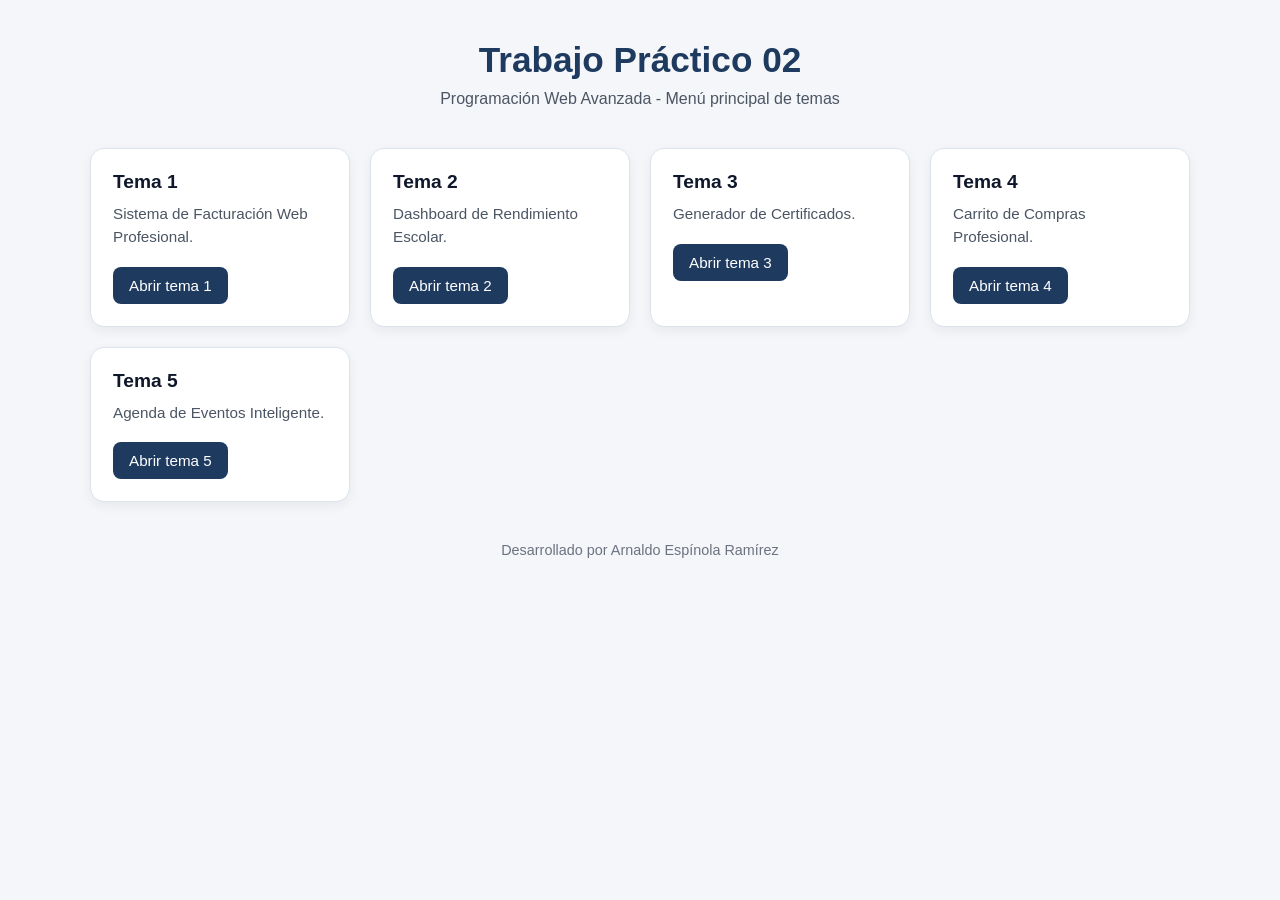
<file: index.html>
<!DOCTYPE html>
<html lang="es">
<head>
  <meta charset="UTF-8">
  <meta name="viewport" content="width=device-width, initial-scale=1.0">
  <title>Trabajo Práctico - Programación Web Avanzada</title>
  <style>
    * {
      box-sizing: border-box;
      margin: 0;
      padding: 0;
      font-family: Arial, Helvetica, sans-serif;
    }

    body {
      background: #f4f6f9;
      color: #1f2937;
      min-height: 100vh;
      padding: 40px 20px;
    }

    .contenedor {
      max-width: 1100px;
      margin: 0 auto;
    }

    .encabezado {
      text-align: center;
      margin-bottom: 40px;
    }

    .encabezado h1 {
      font-size: 2.2rem;
      margin-bottom: 10px;
      color: #1e3a5f;
    }

    .encabezado p {
      font-size: 1rem;
      color: #4b5563;
    }

    .grid {
      display: grid;
      grid-template-columns: repeat(auto-fit, minmax(240px, 1fr));
      gap: 20px;
    }

    .card {
      background: #ffffff;
      border: 1px solid #dbe3ec;
      border-radius: 14px;
      padding: 22px;
      box-shadow: 0 4px 12px rgba(0,0,0,0.06);
      transition: transform 0.2s ease, box-shadow 0.2s ease;
    }

    .card:hover {
      transform: translateY(-4px);
      box-shadow: 0 8px 20px rgba(0,0,0,0.10);
    }

    .card h2 {
      font-size: 1.2rem;
      margin-bottom: 10px;
      color: #0f172a;
    }

    .card p {
      font-size: 0.95rem;
      color: #4b5563;
      margin-bottom: 18px;
      line-height: 1.5;
    }

    .card a {
      display: inline-block;
      text-decoration: none;
      background: #1e3a5f;
      color: white;
      padding: 10px 16px;
      border-radius: 8px;
      font-size: 0.95rem;
      transition: background 0.2s ease;
    }

    .card a:hover {
      background: #274c77;
    }

    footer {
      margin-top: 40px;
      text-align: center;
      color: #6b7280;
      font-size: 0.9rem;
    }
  </style>
</head>
<body>
  <div class="contenedor">
    <div class="encabezado">
      <h1>Trabajo Práctico 02</h1>
      <p>Programación Web Avanzada - Menú principal de temas</p>
    </div>

    <div class="grid">
      <div class="card">
        <h2>Tema 1</h2>
        <p>Sistema de Facturación Web Profesional.</p>
        <a href="tema1/facturacion/">Abrir tema 1</a>
      </div>

      <div class="card">
        <h2>Tema 2</h2>
        <p>Dashboard de Rendimiento Escolar.</p>
        <a href="tema2/dashboard-rendimiento/">Abrir tema 2</a>
      </div>

      <div class="card">
        <h2>Tema 3</h2>
        <p>Generador de Certificados.</p>
        <a href="tema3/generador-certificados/">Abrir tema 3</a>
      </div>

      <div class="card">
        <h2>Tema 4</h2>
        <p>Carrito de Compras Profesional.</p>
        <a href="tema4/carrito-de-compras/">Abrir tema 4</a>
      </div>

      <div class="card">
        <h2>Tema 5</h2>
        <p>Agenda de Eventos Inteligente.</p>
        <a href="tema5/agenda-eventos/">Abrir tema 5</a>
      </div>
    </div>

    <footer>
      <p>Desarrollado por Arnaldo Espínola Ramírez</p>
    </footer>
  </div>
</body>
</html>
</file>
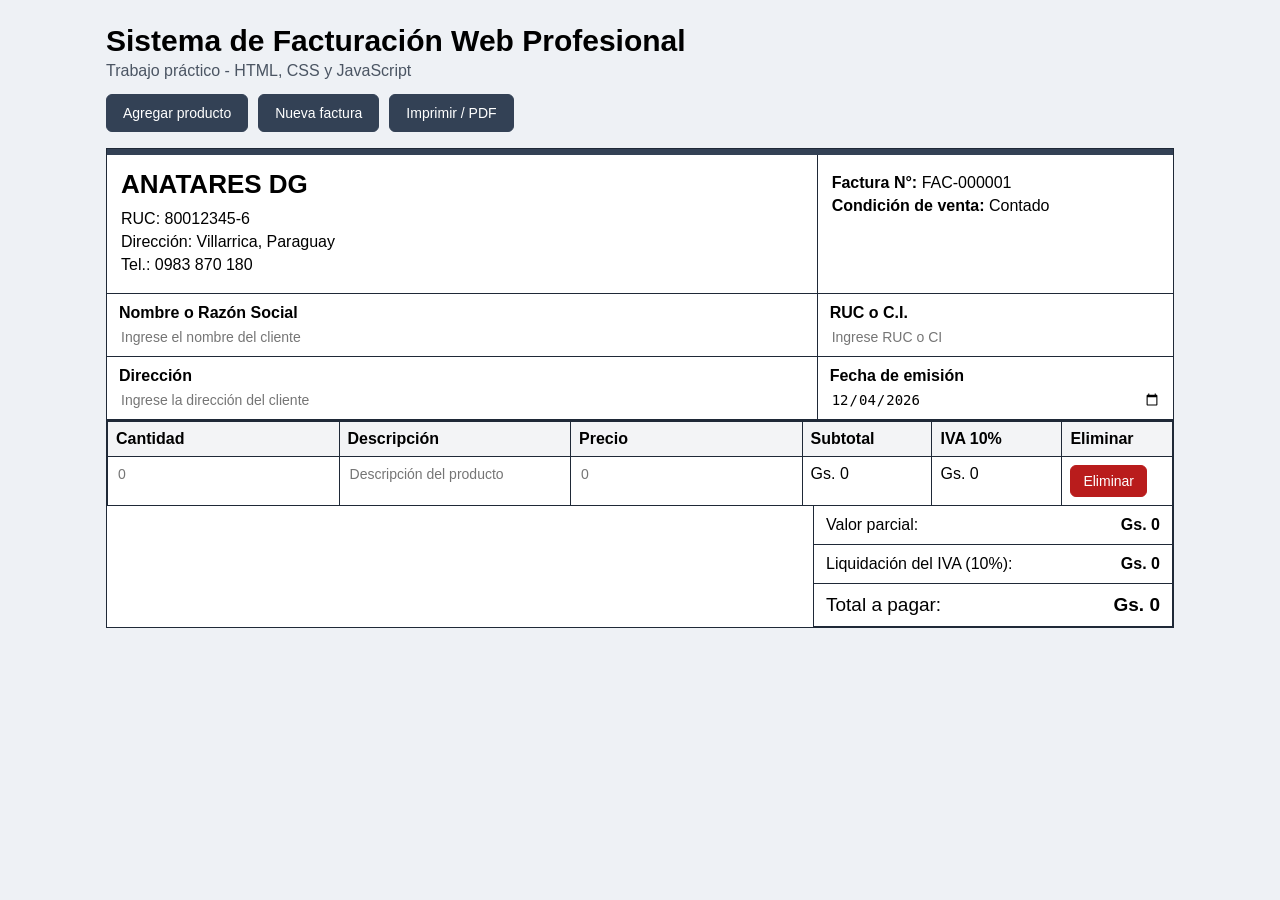
<file: tema1/facturacion/index.html>
<!DOCTYPE html>
<html lang="es">
<head>
  <meta charset="UTF-8">
  <meta name="viewport" content="width=device-width, initial-scale=1.0">
  <title>Sistema de Facturación Web Profesional</title>
  <link rel="stylesheet" href="css/styles.css">
</head>
<body>
  <div class="contenedor">
    <header class="titulo-principal no-print">
      <h1>Sistema de Facturación Web Profesional</h1>
      <p>Trabajo práctico - HTML, CSS y JavaScript</p>
    </header>

    <div class="acciones no-print">
      <button type="button" id="btnAgregar">Agregar producto</button>
      <button type="button" id="btnNuevaFactura">Nueva factura</button>
      <button type="button" id="btnImprimir">Imprimir / PDF</button>
    </div>

    <section id="factura" class="factura">
      <div class="franja-superior"></div>

      <div class="cabecera-factura">
        <div class="empresa-box">
          <h2>ANATARES DG</h2>
          <p>RUC: 80012345-6</p>
          <p>Dirección: Villarrica, Paraguay</p>
          <p>Tel.: 0983 870 180</p>
        </div>

        <div class="control-box">
          <p><strong>Factura N°:</strong> <span id="numeroFactura"></span></p>
          <p><strong>Condición de venta:</strong> Contado</p>
        </div>
      </div>

      <div class="datos-cliente-grid">
        <div class="campo ancho-doble">
          <label for="nombreCliente">Nombre o Razón Social</label>
          <input type="text" id="nombreCliente" placeholder="Ingrese el nombre del cliente">
        </div>

        <div class="campo">
          <label for="documentoCliente">RUC o C.I.</label>
          <input type="text" id="documentoCliente" placeholder="Ingrese RUC o CI">
        </div>

        <div class="campo ancho-doble">
          <label for="direccionCliente">Dirección</label>
          <input type="text" id="direccionCliente" placeholder="Ingrese la dirección del cliente">
        </div>

        <div class="campo">
          <label for="fechaFactura">Fecha de emisión</label>
          <input type="date" id="fechaFactura">
        </div>
      </div>

      <div class="tabla-responsive">
        <table>
          <thead>
            <tr>
              <th>Cantidad</th>
              <th>Descripción</th>
              <th>Precio</th>
              <th>Subtotal</th>
              <th>IVA 10%</th>
              <th class="no-print">Eliminar</th>
            </tr>
          </thead>
          <tbody id="tablaProductos"></tbody>
        </table>
      </div>

      <div class="resumen-box">
        <div class="fila-resumen">
          <span>Valor parcial:</span>
          <strong id="valorParcial">Gs. 0</strong>
        </div>
        <div class="fila-resumen">
          <span>Liquidación del IVA (10%):</span>
          <strong id="ivaGeneral">Gs. 0</strong>
        </div>
        <div class="fila-resumen total-final">
          <span>Total a pagar:</span>
          <strong id="totalGeneral">Gs. 0</strong>
        </div>
      </div>
    </section>
  </div>

  <script src="js/app.js"></script>
</body>
</html>
</file>
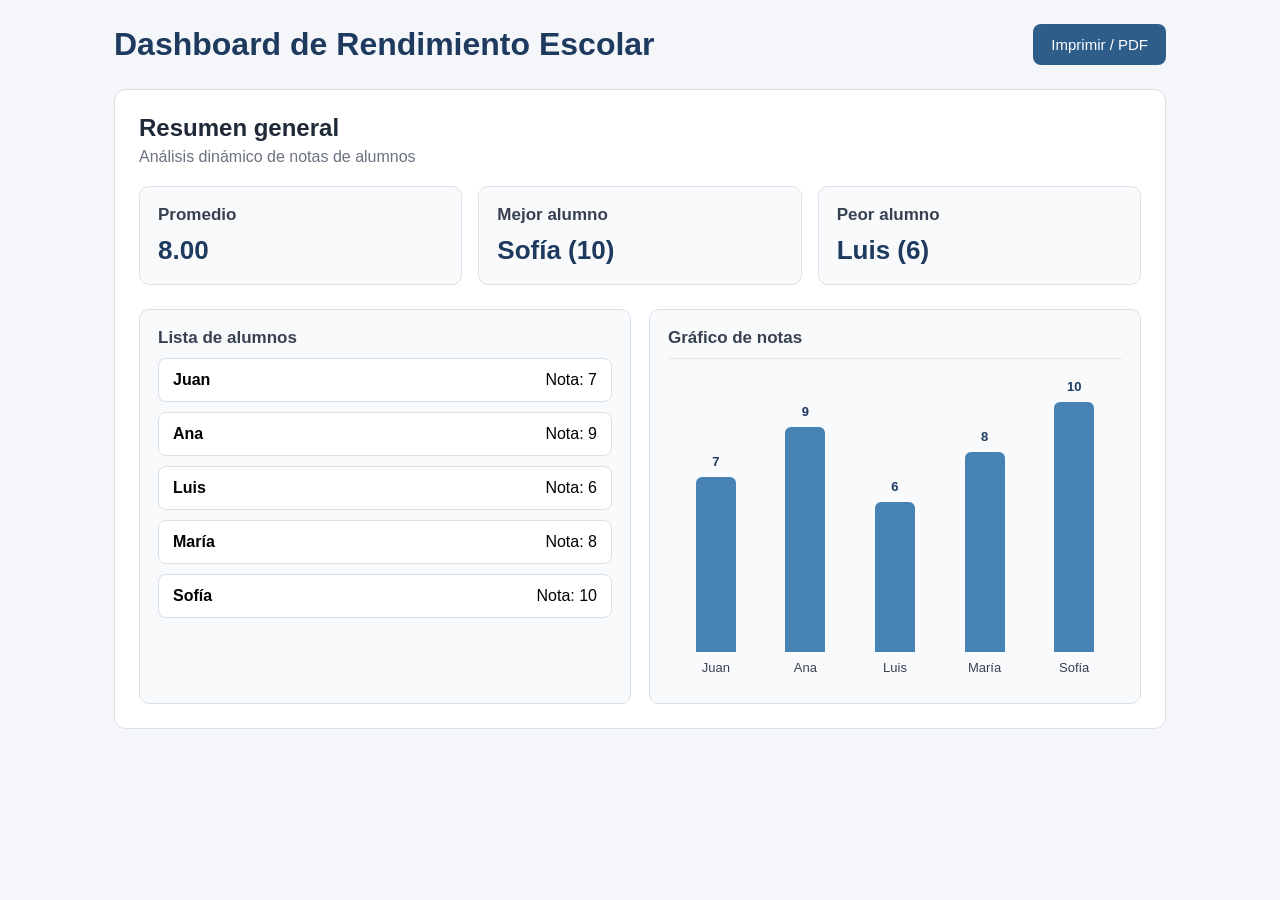
<file: tema2/dashboard-rendimiento/index.html>
<!DOCTYPE html>
<html lang="es">
<head>
  <meta charset="UTF-8">
  <meta name="viewport" content="width=device-width, initial-scale=1.0">
  <title>Dashboard de Rendimiento Escolar</title>
  <link rel="stylesheet" href="css/styles.css">
</head>
<body>
  <div class="contenedor">
    <header class="encabezado no-print">
      <div>

        <h1>Dashboard de Rendimiento Escolar</h1>
      </div>
      <button id="btnImprimir" class="btn">Imprimir / PDF</button>
    </header>

    <section id="dashboard" class="dashboard">
      <div class="panel-titulo">
        <h2>Resumen general</h2>
        <p>Análisis dinámico de notas de alumnos</p>
      </div>

      <div class="resumen">
        <div class="card">
          <h3>Promedio</h3>
          <p id="promedio">0</p>
        </div>
        <div class="card">
          <h3>Mejor alumno</h3>
          <p id="mejorAlumno">-</p>
        </div>
        <div class="card">
          <h3>Peor alumno</h3>
          <p id="peorAlumno">-</p>
        </div>
      </div>

      <div class="grid-dashboard">
        <div class="panel">
          <h3>Lista de alumnos</h3>
          <div id="listaAlumnos" class="lista-alumnos"></div>
        </div>

        <div class="panel">
          <h3>Gráfico de notas</h3>
          <div id="grafico" class="grafico"></div>
        </div>
      </div>
    </section>
  </div>

  <script src="js/app.js"></script>
</body>
</html>
</file>
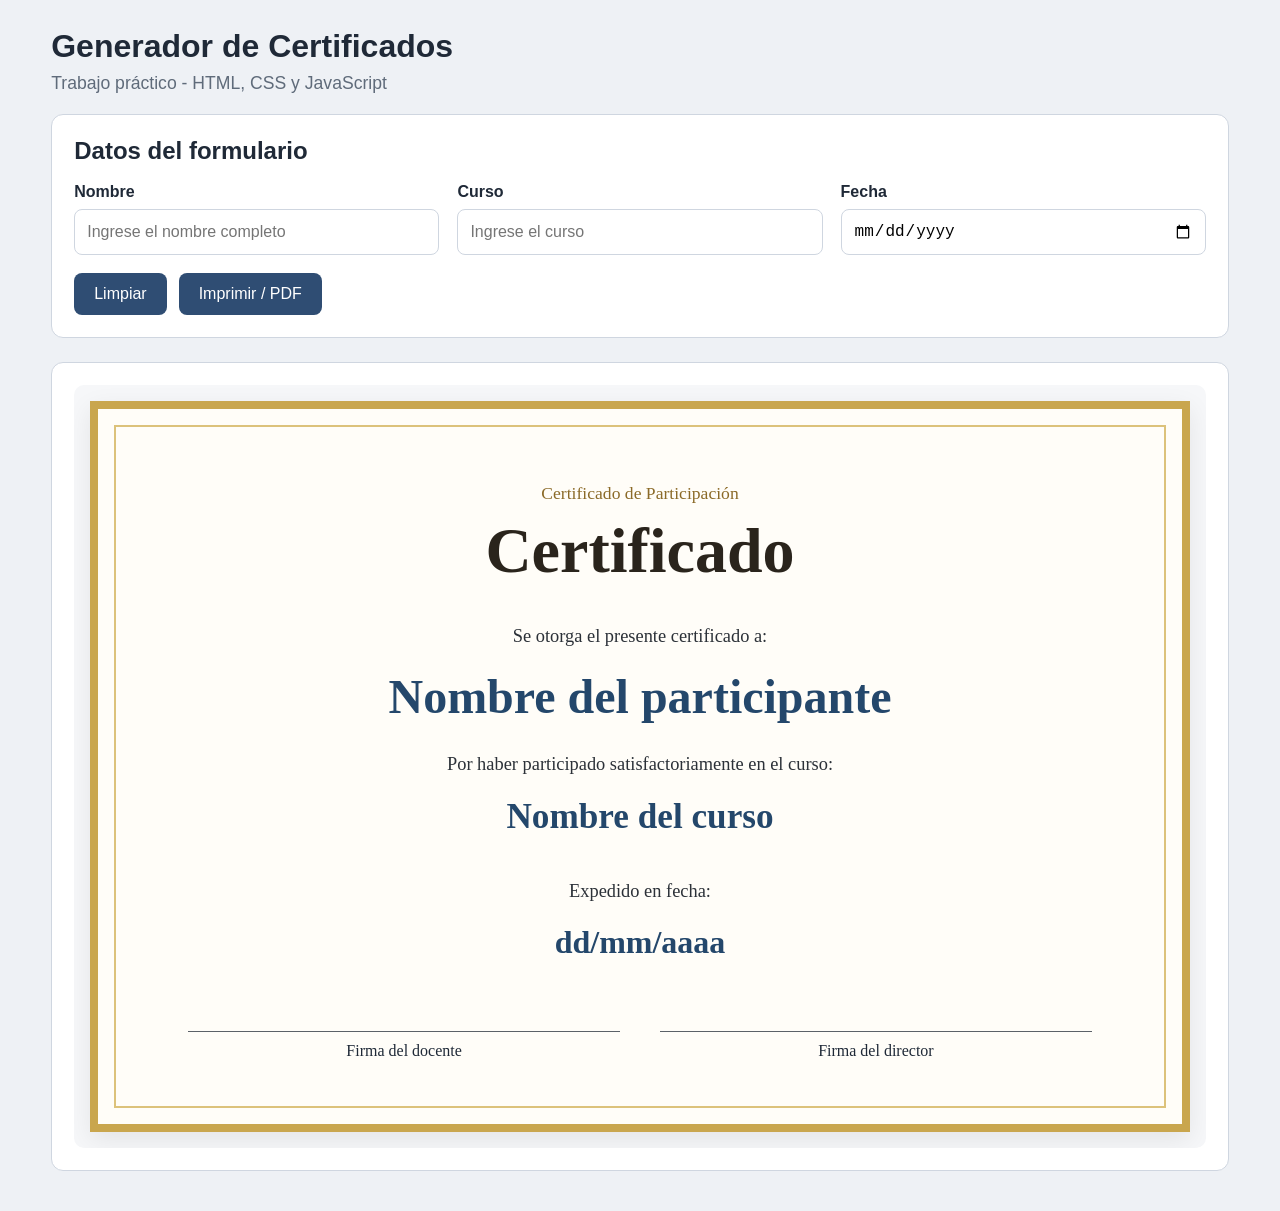
<file: tema3/generador-certificados/index.html>
<!DOCTYPE html>
<html lang="es">
<head>
  <meta charset="UTF-8">
  <meta name="viewport" content="width=device-width, initial-scale=1.0">
  <title>Generador de Certificados</title>
  <link rel="stylesheet" href="css/styles.css">
</head>
<body>
  <main class="contenedor-principal">
    <header class="encabezado">
      <h1>Generador de Certificados</h1>
      <p>Trabajo práctico - HTML, CSS y JavaScript</p>
    </header>

    <section class="panel-formulario">
      <h2>Datos del formulario</h2>
      <div class="grid-formulario">
        <div class="grupo-campo">
          <label for="inputNombre">Nombre</label>
          <input type="text" id="inputNombre" placeholder="Ingrese el nombre completo">
        </div>
        <div class="grupo-campo">
          <label for="inputCurso">Curso</label>
          <input type="text" id="inputCurso" placeholder="Ingrese el curso">
        </div>
        <div class="grupo-campo">
          <label for="inputFecha">Fecha</label>
          <input type="date" id="inputFecha">
        </div>
      </div>

      <div class="acciones">
        <button type="button" id="btnLimpiar">Limpiar</button>
        <button type="button" id="btnImprimir">Imprimir / PDF</button>
      </div>
    </section>

    <section class="vista-certificado">
      <div class="marco-vista">
        <div id="certificado">
          <div class="borde-exterior">
            <div class="borde-interior">
              <p class="subtitulo">Certificado de Participación</p>
              <h1>Certificado</h1>
              <p class="texto">Se otorga el presente certificado a:</p>
              <p id="nombre" class="dato-principal">Nombre del participante</p>
              <p class="texto">Por haber participado satisfactoriamente en el curso:</p>
              <p id="curso" class="dato-secundario">Nombre del curso</p>
              <p class="texto espacio-superior">Expedido en fecha:</p>
              <p id="fechaTexto" class="dato-fecha">dd/mm/aaaa</p>

              <div class="firmas">
                <div class="firma">
                  <div class="linea"></div>
                  <p>Firma del docente</p>
                </div>
                <div class="firma">
                  <div class="linea"></div>
                  <p>Firma del director</p>
                </div>
              </div>
            </div>
          </div>
        </div>
      </div>
    </section>
  </main>

  <script src="js/app.js"></script>
</body>
</html>
</file>
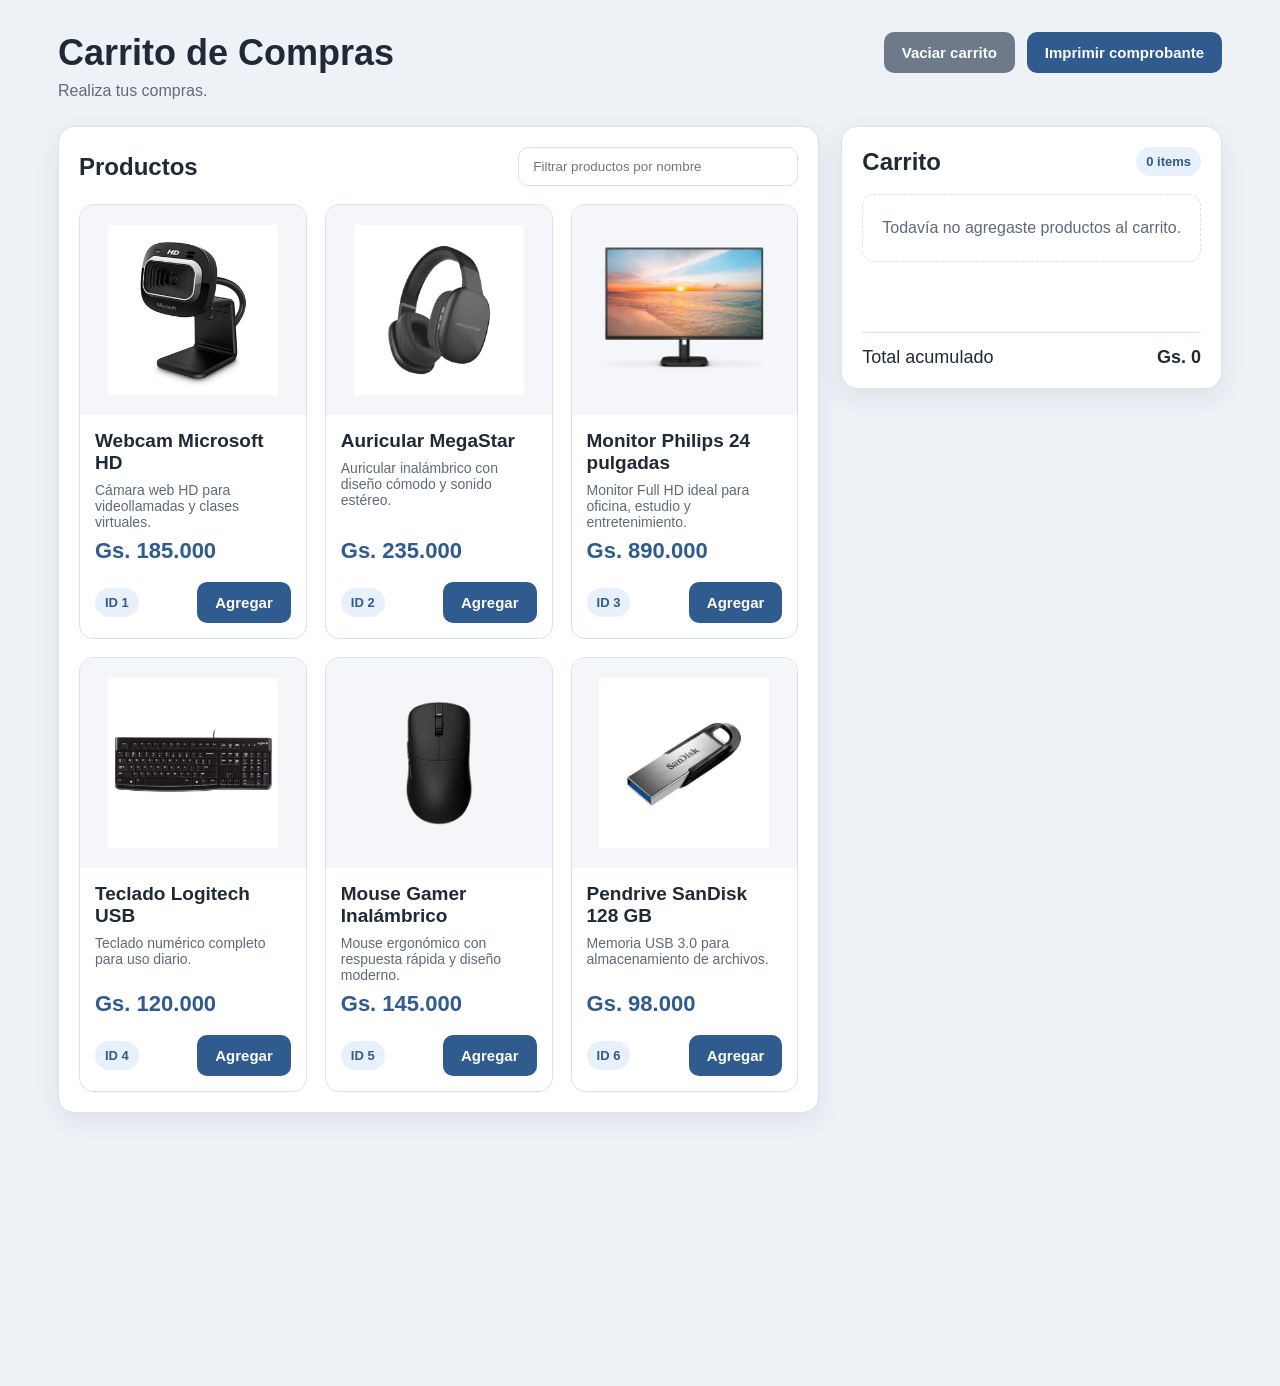
<file: tema4/carrito-de-compras/index.html>
<!DOCTYPE html>
<html lang="es">
<head>
  <meta charset="UTF-8">
  <meta name="viewport" content="width=device-width, initial-scale=1.0">
  <title>Carrito de Compras</title>
  <link rel="stylesheet" href="css/styles.css">
</head>
<body>
  <div class="contenedor">
    <header class="encabezado">
      <div>

        <h1>Carrito de Compras</h1>
        <p class="subtexto">Realiza tus compras.</p>
      </div>
      <div class="acciones-superiores">
        <button id="btnVaciar" class="btn btn-secundario" type="button">Vaciar carrito</button>
        <button id="btnImprimir" class="btn" type="button">Imprimir comprobante</button>
      </div>
    </header>

    <main class="panel-principal">
      <section class="productos-panel">
        <div class="barra-panel">
          <h2>Productos</h2>
          <input type="text" id="buscador" placeholder="Filtrar productos por nombre">
        </div>
        <div id="listaProductos" class="grid-productos"></div>
      </section>

      <aside class="carrito-panel">
        <div class="carrito-header">
          <h2>Carrito</h2>
          <span id="cantidadItems" class="badge">0 items</span>
        </div>

        <div id="listaCarrito" class="lista-carrito"></div>

        <div class="resumen">
          <div class="linea-resumen">
            <span>Total acumulado</span>
            <strong id="totalCarrito">Gs. 0</strong>
          </div>
        </div>
      </aside>
    </main>

    <section id="comprobante" class="comprobante" style="visibility: hidden;">
      <div class="comprobante-cabecera">
        <div>
          <h2>Comprobante de compra</h2>
          <p>Tienda Tech Store</p>
        </div>
        <div class="datos-comprobante">
          <p><strong>Fecha:</strong> <span id="fechaComprobante"></span></p>
          <p><strong>N°:</strong> <span id="numeroComprobante"></span></p>
        </div>
      </div>

      <table class="tabla-comprobante">
        <thead>
          <tr>
            <th>Producto</th>
            <th>Cantidad</th>
            <th>Precio</th>
            <th>Subtotal</th>
          </tr>
        </thead>
        <tbody id="detalleComprobante"></tbody>
      </table>

      <div class="pie-comprobante">
        <p><strong>Total:</strong> <span id="totalComprobante">Gs. 0</span></p>
      </div>
    </section>
  </div>

  <script src="js/app.js"></script>
</body>
</html>
</file>
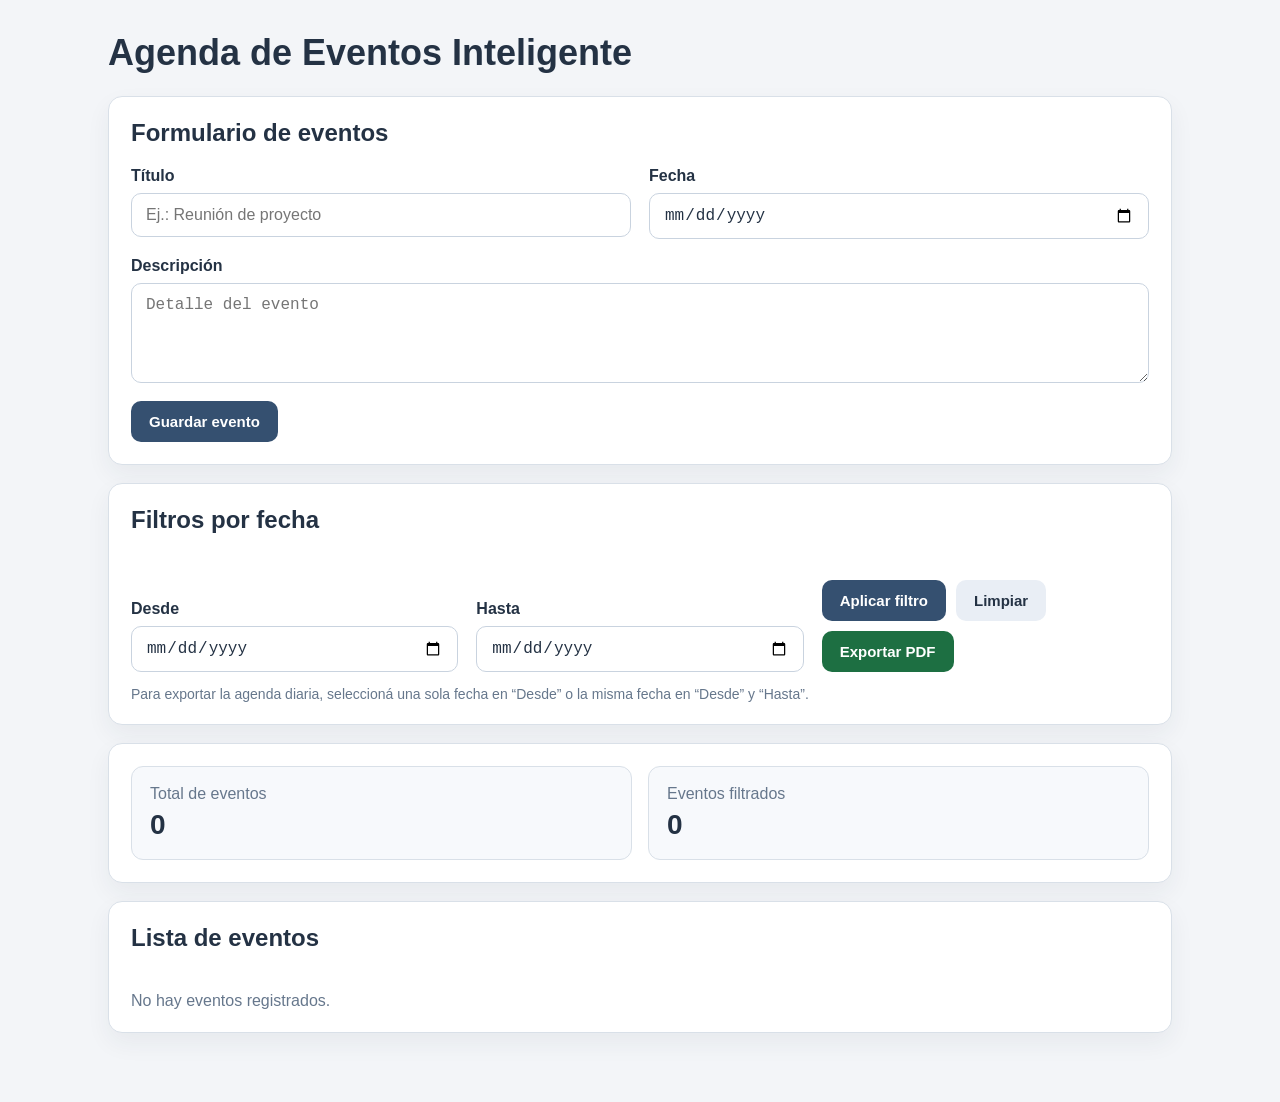
<file: tema5/agenda-eventos/index.html>
<!DOCTYPE html>
<html lang="es">
<head>
  <meta charset="UTF-8">
  <meta name="viewport" content="width=device-width, initial-scale=1.0">
  <title>Agenda de Eventos Inteligente</title>
  <link rel="stylesheet" href="css/styles.css">
</head>
<body>
  <main class="contenedor">
    <header class="encabezado">
      <div>
        <h1>Agenda de Eventos Inteligente</h1>
      </div>
    </header>

    <section class="panel">
      <h2>Formulario de eventos</h2>
      <form id="formEvento" class="formulario">
        <input type="hidden" id="eventoId">

        <div class="campo">
          <label for="titulo">Título</label>
          <input type="text" id="titulo" placeholder="Ej.: Reunión de proyecto">
        </div>

        <div class="campo">
          <label for="fecha">Fecha</label>
          <input type="date" id="fecha">
        </div>

        <div class="campo campo-completo">
          <label for="descripcion">Descripción</label>
          <textarea id="descripcion" rows="4" placeholder="Detalle del evento"></textarea>
        </div>

        <div class="acciones-formulario">
          <button type="submit" class="btn btn-principal" id="btnGuardar">Guardar evento</button>
          <button type="button" class="btn btn-secundario oculto" id="btnCancelar">Cancelar edición</button>
        </div>
      </form>
    </section>

    <section class="panel filtros">
      <h2>Filtros por fecha</h2>
      <div class="grid-filtros">
        <div class="campo">
          <label for="filtroDesde">Desde</label>
          <input type="date" id="filtroDesde">
        </div>

        <div class="campo">
          <label for="filtroHasta">Hasta</label>
          <input type="date" id="filtroHasta">
        </div>

        <div class="campo campo-botonera">
          <label>&nbsp;</label>
          <div class="botonera-filtros">
            <button type="button" class="btn btn-principal" id="btnFiltrar">Aplicar filtro</button>
            <button type="button" class="btn btn-secundario" id="btnLimpiarFiltros">Limpiar</button>
            <button type="button" class="btn btn-pdf" id="btnPdf">Exportar PDF</button>
          </div>
        </div>
      </div>
      <p class="ayuda">Para exportar la agenda diaria, seleccioná una sola fecha en “Desde” o la misma fecha en “Desde” y “Hasta”.</p>
    </section>

    <section class="panel resumen">
      <div class="tarjeta-resumen">
        <span>Total de eventos</span>
        <strong id="totalEventos">0</strong>
      </div>
      <div class="tarjeta-resumen">
        <span>Eventos filtrados</span>
        <strong id="eventosFiltrados">0</strong>
      </div>
    </section>

    <section class="panel">
      <div class="cabecera-lista">
        <h2>Lista de eventos</h2>
      </div>
      <div id="listaEventos" class="lista-eventos"></div>
      <p id="sinEventos" class="sin-eventos">No hay eventos registrados.</p>
    </section>
  </main>

  <section id="areaImpresion" class="area-impresion">
    <div class="hoja-pdf">
      <h2>Agenda diaria de eventos</h2>
      <p id="fechaAgendaPdf"></p>
      <div id="listaPdf"></div>
    </div>
  </section>

  <script src="js/app.js"></script>
</body>
</html>
</file>
<file: tema1/facturacion/css/styles.css>
* {
  box-sizing: border-box;
}

body {
  margin: 0;
  font-family: Arial, Helvetica, sans-serif;
  background: #eef1f5;
  color: #000000;
}

.contenedor {
  max-width: 1100px;
  margin: 24px auto;
  padding: 0 16px 24px;
}

.titulo-principal {
  margin-bottom: 14px;
}

.titulo-principal h1 {
  margin: 0 0 4px;
  font-size: 30px;
}

.titulo-principal p {
  margin: 0;
  color: #4b5563;
}

.acciones {
  display: flex;
  flex-wrap: wrap;
  gap: 10px;
  margin-bottom: 16px;
}

button {
  border: 1px solid #334155;
  background: #334155;
  color: #ffffff;
  border-radius: 6px;
  padding: 10px 16px;
  font-size: 14px;
  cursor: pointer;
}

button:hover {
  background: #233041;
}

.factura {
  background: #ffffff;
  border: 1px solid #1f2937;
}

.franja-superior {
  height: 6px;
  background: #334155;
}

.cabecera-factura {
  display: grid;
  grid-template-columns: 2fr 1fr;
}

.empresa-box,
.control-box {
  padding: 14px;
  border-bottom: 1px solid #1f2937;
}

.empresa-box {
  border-right: 1px solid #1f2937;
}

.empresa-box h2 {
  margin: 0 0 10px;
  font-size: 26px;
}

.empresa-box p,
.control-box p {
  margin: 5px 0;
}

.datos-cliente-grid {
  display: grid;
  grid-template-columns: 2fr 1fr;
  border-bottom: 1px solid #1f2937;
}

.campo {
  padding: 10px 12px;
  border-right: 1px solid #1f2937;
  border-bottom: 1px solid #1f2937;
}

.campo:nth-child(2n) {
  border-right: none;
}

.campo label {
  display: block;
  font-weight: bold;
  margin-bottom: 6px;
}

.campo input {
  width: 100%;
  border: none;
  outline: none;
  font-size: 14px;
  background: transparent;
}

.tabla-responsive {
  overflow-x: auto;
}

table {
  width: 100%;
  border-collapse: collapse;
}

th,
 td {
  border: 1px solid #1f2937;
  padding: 8px;
  text-align: left;
  vertical-align: top;
}

th {
  background: #f3f4f6;
  font-weight: bold;
}

td input {
  width: 100%;
  border: none;
  outline: none;
  background: transparent;
  font-size: 14px;
}

.subtotal-celda,
.iva-celda {
  min-width: 110px;
}

.btn-eliminar {
  background: #b91c1c;
  border-color: #b91c1c;
  padding: 7px 12px;
}

.btn-eliminar:hover {
  background: #991b1b;
}

.resumen-box {
  margin-left: auto;
  width: 360px;
  border-left: 1px solid #1f2937;
  border-right: 1px solid #1f2937;
  border-bottom: 1px solid #1f2937;
}

.fila-resumen {
  display: flex;
  justify-content: space-between;
  gap: 12px;
  padding: 10px 12px;
  border-bottom: 1px solid #1f2937;
}

.fila-resumen:last-child {
  border-bottom: none;
}

.total-final {
  font-size: 19px;
}

@media (max-width: 768px) {
  .cabecera-factura,
  .datos-cliente-grid {
    grid-template-columns: 1fr;
  }

  .empresa-box,
  .campo {
    border-right: none;
  }

  .resumen-box {
    width: 100%;
  }

  .acciones {
    flex-direction: column;
  }
}

@media print {
  @page {
    size: A4;
    margin: 10mm;
  }

  body {
    background: #ffffff;
  }

  body * {
    visibility: hidden;
  }

  #factura,
  #factura * {
    visibility: visible;
  }

  #factura {
    position: absolute;
    left: 0;
    top: 0;
    width: 100%;
    border: 1px solid #000000;
  }

  .no-print {
    display: none !important;
  }

  .contenedor {
    margin: 0;
    padding: 0;
    max-width: 100%;
  }

  button {
    display: none !important;
  }
}
</file>
<file: tema2/dashboard-rendimiento/css/styles.css>
* {
  box-sizing: border-box;
  margin: 0;
  padding: 0;
}

body {
  font-family: Arial, Helvetica, sans-serif;
  background: #f4f6f9;
  color: #000000;
}

.contenedor {
  max-width: 1100px;
  margin: 0 auto;
  padding: 24px;
}

.encabezado {
  display: flex;
  justify-content: space-between;
  align-items: center;
  gap: 16px;
  margin-bottom: 24px;
}

.subtitulo {
  color: #4b5563;
  font-size: 14px;
  margin-bottom: 6px;
}

h1 {
  font-size: 32px;
  color: #1e3a5f;
}

.btn {
  background: #2f5d8a;
  color: #fff;
  border: none;
  padding: 12px 18px;
  border-radius: 8px;
  cursor: pointer;
  font-size: 15px;
}

.btn:hover {
  background: #264b6f;
}

.dashboard {
  background: #ffffff;
  border: 1px solid #d9e0e7;
  border-radius: 12px;
  padding: 24px;
}

.panel-titulo {
  margin-bottom: 20px;
}

.panel-titulo h2 {
  font-size: 24px;
  color: #1f2937;
  margin-bottom: 6px;
}

.panel-titulo p {
  color: #6b7280;
}

.resumen {
  display: grid;
  grid-template-columns: repeat(3, 1fr);
  gap: 16px;
  margin-bottom: 24px;
}

.card,
.panel {
  background: #f8fafc;
  border: 1px solid #d9e0e7;
  border-radius: 10px;
  padding: 18px;
}

.card h3,
.panel h3 {
  font-size: 17px;
  color: #374151;
  margin-bottom: 10px;
}

.card p {
  font-size: 26px;
  font-weight: bold;
  color: #1e3a5f;
}

.grid-dashboard {
  display: grid;
  grid-template-columns: 1fr 1fr;
  gap: 18px;
}

.lista-alumnos {
  display: flex;
  flex-direction: column;
  gap: 10px;
}

.alumno-item {
  display: flex;
  justify-content: space-between;
  align-items: center;
  padding: 12px 14px;
  background: #ffffff;
  border: 1px solid #d9e0e7;
  border-radius: 8px;
}

.alumno-item span:first-child {
  font-weight: 600;
}

.grafico {
  min-height: 300px;
  display: flex;
  align-items: flex-end;
  justify-content: space-around;
  gap: 14px;
  padding: 20px 10px 10px;
  border-top: 1px solid #e5e7eb;
  margin-top: 8px;
}

.columna {
  display: flex;
  flex-direction: column;
  align-items: center;
  gap: 8px;
  width: 70px;
}

.barra {
  width: 40px;
  background: steelblue;
  transition: 0.5s;
  border-radius: 6px 6px 0 0;
}

.nombre-barra {
  font-size: 13px;
  text-align: center;
  color: #374151;
}

.valor-barra {
  font-size: 13px;
  font-weight: bold;
  color: #1e3a5f;
}

@media (max-width: 800px) {
  .encabezado,
  .grid-dashboard {
    grid-template-columns: 1fr;
    display: grid;
  }

  .encabezado {
    justify-content: initial;
  }

  .resumen {
    grid-template-columns: 1fr;
  }
}

@media print {
  body * {
    visibility: hidden;
  }

  #dashboard,
  #dashboard * {
    visibility: visible;
  }

  #dashboard {
    position: absolute;
    left: 0;
    top: 0;
    width: 100%;
    border: none;
    padding: 0;
  }

  .dashboard {
    box-shadow: none;
  }
}
</file>
<file: tema3/generador-certificados/css/styles.css>
:root {
  --fondo: #eef1f5;
  --panel: #ffffff;
  --borde: #cfd6e0;
  --texto: #1f2937;
  --suave: #5f6b7a;
  --azul: #24476b;
  --dorado: #c9a64e;
}

* {
  box-sizing: border-box;
}

body {
  margin: 0;
  font-family: Arial, Helvetica, sans-serif;
  background: var(--fondo);
  color: var(--texto);
}

.contenedor-principal {
  width: min(1200px, 92%);
  margin: 28px auto 40px;
}

.encabezado {
  margin-bottom: 20px;
}

.encabezado h1 {
  margin: 0 0 8px;
  font-size: 2rem;
}

.encabezado p {
  margin: 0;
  color: var(--suave);
  font-size: 1.1rem;
}

.panel-formulario,
.vista-certificado {
  background: var(--panel);
  border: 1px solid var(--borde);
  border-radius: 12px;
  padding: 22px;
}

.panel-formulario {
  margin-bottom: 24px;
}

.panel-formulario h2 {
  margin-top: 0;
  margin-bottom: 18px;
}

.grid-formulario {
  display: grid;
  grid-template-columns: repeat(3, 1fr);
  gap: 18px;
}

.grupo-campo label {
  display: block;
  font-weight: bold;
  margin-bottom: 8px;
}

.grupo-campo input {
  width: 100%;
  height: 46px;
  padding: 10px 12px;
  border: 1px solid var(--borde);
  border-radius: 8px;
  font-size: 1rem;
}

.acciones {
  margin-top: 18px;
  display: flex;
  gap: 12px;
}

button {
  border: none;
  background: #2f4d73;
  color: #fff;
  padding: 12px 20px;
  border-radius: 8px;
  font-size: 1rem;
  cursor: pointer;
}

button:hover {
  background: #243c5a;
}

.vista-certificado {
  min-height: 760px;
}

.marco-vista {
  min-height: 700px;
  display: flex;
  justify-content: center;
  align-items: center;
  overflow: auto;
  padding: 16px;
  background: #f6f7f9;
  border-radius: 10px;
}

#certificado {
  width: 1100px;
  min-height: 720px;
  background: #fffdf8;
  display: flex;
  align-items: stretch;
  justify-content: center;
  box-shadow: 0 8px 24px rgba(0, 0, 0, 0.08);
}

.borde-exterior {
  width: 100%;
  border: 8px solid var(--dorado);
  padding: 16px;
}

.borde-interior {
  width: 100%;
  min-height: 100%;
  border: 2px solid #dcc27b;
  padding: 56px 72px 46px;
  text-align: center;
  display: flex;
  flex-direction: column;
  justify-content: center;
}

.subtitulo,
#certificado h1,
.texto,
.dato-principal,
.dato-secundario,
.dato-fecha,
.firma p {
  font-family: Georgia, "Times New Roman", serif;
}

.subtitulo {
  color: #8b6a28;
  font-size: 1.1rem;
  margin: 0 0 10px;
}

#certificado h1 {
  margin: 0 0 26px;
  font-size: 4rem;
  color: #2a241c;
}

.texto {
  font-size: 1.15rem;
  margin: 12px 0;
  color: #2c3138;
}

.dato-principal {
  font-size: 3rem;
  font-weight: bold;
  color: var(--azul);
  margin: 10px 0 18px;
}

.dato-secundario {
  font-size: 2.2rem;
  font-weight: bold;
  color: var(--azul);
  margin: 10px 0 18px;
}

.dato-fecha {
  font-size: 2rem;
  font-weight: bold;
  color: var(--azul);
  margin: 10px 0 0;
}

.espacio-superior {
  margin-top: 26px;
}

.firmas {
  margin-top: 70px;
  display: flex;
  justify-content: space-between;
  gap: 40px;
}

.firma {
  flex: 1;
}

.linea {
  border-top: 1px solid #5b6168;
  width: 100%;
  margin-bottom: 10px;
}

.firma p {
  margin: 0;
  font-size: 1rem;
}

@media (max-width: 900px) {
  .grid-formulario {
    grid-template-columns: 1fr;
  }

  .vista-certificado {
    min-height: auto;
  }

  .marco-vista {
    justify-content: flex-start;
    align-items: flex-start;
  }

  #certificado {
    width: 1000px;
  }
}

@media print {
  @page {
    size: A4 landscape;
    margin: 10mm;
  }

  html,
  body {
    background: #ffffff;
    margin: 0;
    padding: 0;
  }

  body * {
    visibility: hidden;
  }

  #certificado,
  #certificado * {
    visibility: visible;
  }

  #certificado {
    position: absolute;
    left: 0;
    top: 0;
    width: 277mm;
    min-height: 190mm;
    box-shadow: none;
    margin: 0;
  }

  .borde-exterior {
    border-width: 6px;
    padding: 10px;
  }

  .borde-interior {
    min-height: 174mm;
    padding: 18mm 18mm 12mm;
  }

  .subtitulo {
    font-size: 14pt;
  }

  #certificado h1 {
    font-size: 32pt;
    margin-bottom: 10mm;
  }

  .texto {
    font-size: 14pt;
    margin: 4mm 0;
  }

  .dato-principal {
    font-size: 28pt;
    margin: 3mm 0 6mm;
  }

  .dato-secundario {
    font-size: 22pt;
    margin: 3mm 0 6mm;
  }

  .dato-fecha {
    font-size: 20pt;
  }

  .firmas {
    margin-top: 18mm;
    gap: 12mm;
  }

  .firma p {
    font-size: 12pt;
  }
}
</file>
<file: tema4/carrito-de-compras/css/styles.css>
:root{
  --fondo:#eef2f7;
  --panel:#ffffff;
  --borde:#d9e1ea;
  --texto:#1f2a37;
  --muted:#5e6b7a;
  --primario:#2f5b8f;
  --primario-oscuro:#24486f;
  --suave:#f7f9fc;
  --sombra:0 8px 24px rgba(31,42,55,.08);
}

*{box-sizing:border-box}
body{
  margin:0;
  font-family:Arial, Helvetica, sans-serif;
  background:var(--fondo);
  color:var(--texto);
}
.contenedor{
  max-width:1200px;
  margin:0 auto;
  padding:32px 18px 40px;
}
.encabezado{
  display:flex;
  justify-content:space-between;
  align-items:flex-start;
  gap:20px;
  margin-bottom:26px;
}
.kicker{
  margin:0 0 8px;
  color:var(--primario);
  font-weight:700;
  text-transform:uppercase;
  letter-spacing:1px;
  font-size:13px;
}
h1{
  margin:0 0 8px;
  font-size:36px;
}
.subtexto{
  margin:0;
  color:var(--muted);
  max-width:700px;
}
.acciones-superiores{
  display:flex;
  gap:12px;
  flex-wrap:wrap;
}
.btn{
  border:none;
  background:var(--primario);
  color:#fff;
  padding:12px 18px;
  border-radius:10px;
  cursor:pointer;
  font-size:15px;
  font-weight:700;
}
.btn:hover{background:var(--primario-oscuro)}
.btn-secundario{
  background:#6c7a89;
}
.btn-secundario:hover{
  background:#5c6977;
}
.panel-principal{
  display:grid;
  grid-template-columns:2fr 1fr;
  gap:22px;
  align-items:start;
}
.productos-panel,.carrito-panel,.comprobante{
  background:var(--panel);
  border:1px solid var(--borde);
  border-radius:16px;
  box-shadow:var(--sombra);
}
.productos-panel{padding:20px}
.carrito-panel{padding:20px; position:sticky; top:20px}
.barra-panel,.carrito-header{
  display:flex;
  justify-content:space-between;
  align-items:center;
  gap:12px;
  margin-bottom:18px;
}
.barra-panel h2,.carrito-header h2{
  margin:0;
  font-size:24px;
}
#buscador{
  width:280px;
  max-width:100%;
  padding:11px 14px;
  border:1px solid var(--borde);
  border-radius:10px;
  outline:none;
}
.grid-productos{
  display:grid;
  grid-template-columns:repeat(3, minmax(0, 1fr));
  gap:18px;
}
.card-producto{
  border:1px solid var(--borde);
  border-radius:14px;
  overflow:hidden;
  background:#fff;
  display:flex;
  flex-direction:column;
}
.card-producto .imagen{
  background:#f4f6fa;
  padding:16px;
  height:210px;
  display:flex;
  align-items:center;
  justify-content:center;
}
.card-producto img{
  max-width:100%;
  max-height:170px;
  object-fit:contain;
  display:block;
}
.info-producto{
  padding:15px;
  display:flex;
  flex-direction:column;
  gap:8px;
  flex:1;
}
.info-producto h3{
  margin:0;
  font-size:19px;
}
.info-producto p{
  margin:0;
  color:var(--muted);
  font-size:14px;
}
.precio{
  margin-top:auto;
  font-size:22px;
  color:var(--primario);
  font-weight:700;
}
.acciones-card{
  display:flex;
  justify-content:space-between;
  align-items:center;
  gap:10px;
  margin-top:10px;
}
.badge{
  background:#e8f0fb;
  color:var(--primario);
  padding:7px 10px;
  border-radius:999px;
  font-size:13px;
  font-weight:700;
}
.lista-carrito{
  display:flex;
  flex-direction:column;
  gap:12px;
  min-height:120px;
}
.item-carrito{
  border:1px solid var(--borde);
  border-radius:12px;
  padding:12px;
  background:var(--suave);
}
.item-carrito h4{
  margin:0 0 6px;
  font-size:16px;
}
.item-carrito p{
  margin:3px 0;
  color:var(--muted);
  font-size:14px;
}
.item-carrito .fila-item{
  display:flex;
  justify-content:space-between;
  align-items:center;
  gap:10px;
}
.controles-cantidad{
  display:flex;
  align-items:center;
  gap:8px;
  margin-top:8px;
}
.btn-mini{
  width:30px;
  height:30px;
  border:none;
  border-radius:8px;
  background:var(--primario);
  color:#fff;
  font-weight:700;
  cursor:pointer;
}
.btn-eliminar{
  border:none;
  background:#d9534f;
  color:#fff;
  padding:8px 10px;
  border-radius:8px;
  cursor:pointer;
}
.resumen{
  margin-top:18px;
  border-top:1px solid var(--borde);
  padding-top:14px;
}
.linea-resumen{
  display:flex;
  justify-content:space-between;
  align-items:center;
  font-size:18px;
}
.carrito-vacio{
  color:var(--muted);
  text-align:center;
  padding:24px 10px;
  border:1px dashed var(--borde);
  border-radius:12px;
}
.comprobante{
  margin-top:24px;
  padding:24px;
}
.comprobante-cabecera{
  display:flex;
  justify-content:space-between;
  align-items:flex-start;
  gap:16px;
  margin-bottom:18px;
}
.comprobante h2{
  margin:0 0 4px;
}
.comprobante p{
  margin:4px 0;
}
.tabla-comprobante{
  width:100%;
  border-collapse:collapse;
}
.tabla-comprobante th,.tabla-comprobante td{
  border:1px solid var(--borde);
  padding:10px;
  text-align:left;
}
.tabla-comprobante th{
  background:#edf3fb;
}
.pie-comprobante{
  display:flex;
  justify-content:flex-end;
  margin-top:16px;
  font-size:20px;
}
.sin-resultados{
  grid-column:1/-1;
  text-align:center;
  color:var(--muted);
  padding:30px 10px;
  border:1px dashed var(--borde);
  border-radius:14px;
}

@media (max-width: 980px){
  .panel-principal{
    grid-template-columns:1fr;
  }
  .grid-productos{
    grid-template-columns:repeat(2, minmax(0, 1fr));
  }
  .carrito-panel{
    position:static;
  }
}
@media (max-width: 640px){
  .encabezado,.barra-panel,.carrito-header,.comprobante-cabecera{
    flex-direction:column;
    align-items:flex-start;
  }
  .grid-productos{
    grid-template-columns:1fr;
  }
  h1{font-size:29px}
  .contenedor{padding:22px 14px 30px}
}

@media print{
  @page{
    size: A4 portrait;
    margin: 14mm;
  }
  body *{
    visibility:hidden;
  }
  #comprobante, #comprobante *{
    visibility:visible;
  }
  #comprobante{
    position:absolute;
    left:0;
    top:0;
    width:100%;
    margin:0;
    box-shadow:none;
    border:none;
    padding:0;
  }
}
</file>
<file: tema5/agenda-eventos/css/styles.css>
* {
  box-sizing: border-box;
}

:root {
  --fondo: #f3f5f8;
  --panel: #ffffff;
  --borde: #d9e0e8;
  --texto: #243244;
  --texto-suave: #66778c;
  --principal: #355070;
  --principal-hover: #2b425d;
  --secundario: #e9eef5;
  --rojo: #b42318;
  --rojo-hover: #911b12;
  --verde: #1d6f42;
  --sombra: 0 10px 24px rgba(31, 45, 61, 0.06);
}

body {
  margin: 0;
  font-family: Arial, Helvetica, sans-serif;
  background: var(--fondo);
  color: var(--texto);
}

.contenedor {
  max-width: 1100px;
  margin: 0 auto;
  padding: 32px 18px 48px;
}

.encabezado {
  margin-bottom: 22px;
}

.etiqueta {
  margin: 0 0 8px;
  font-size: 13px;
  color: var(--texto-suave);
  text-transform: uppercase;
  letter-spacing: 1px;
}

h1 {
  margin: 0 0 8px;
  font-size: 36px;
}

.subtitulo {
  margin: 0;
  color: var(--texto-suave);
  font-size: 18px;
}

.panel {
  background: var(--panel);
  border: 1px solid var(--borde);
  border-radius: 14px;
  padding: 22px;
  box-shadow: var(--sombra);
  margin-bottom: 18px;
}

.panel h2 {
  margin-top: 0;
  font-size: 24px;
}

.formulario,
.grid-filtros {
  display: grid;
  grid-template-columns: repeat(2, minmax(0, 1fr));
  gap: 18px;
}

.grid-filtros {
  grid-template-columns: repeat(3, minmax(0, 1fr));
  align-items: end;
}

.campo {
  display: flex;
  flex-direction: column;
}

.campo-completo {
  grid-column: 1 / -1;
}

label {
  font-weight: 700;
  margin-bottom: 8px;
}

input,
textarea {
  width: 100%;
  border: 1px solid #c9d3df;
  border-radius: 10px;
  padding: 12px 14px;
  font-size: 16px;
  background: #fff;
  color: var(--texto);
}

textarea {
  resize: vertical;
  min-height: 100px;
}

input:focus,
textarea:focus {
  outline: 2px solid rgba(53, 80, 112, 0.18);
  border-color: var(--principal);
}

.acciones-formulario,
.botonera-filtros {
  display: flex;
  flex-wrap: wrap;
  gap: 10px;
}

.acciones-formulario {
  grid-column: 1 / -1;
}

.btn {
  border: none;
  border-radius: 10px;
  padding: 12px 18px;
  font-size: 15px;
  font-weight: 700;
  cursor: pointer;
}

.btn-principal {
  background: var(--principal);
  color: #fff;
}

.btn-principal:hover {
  background: var(--principal-hover);
}

.btn-secundario {
  background: var(--secundario);
  color: var(--texto);
}

.btn-pdf {
  background: var(--verde);
  color: #fff;
}

.btn-eliminar {
  background: var(--rojo);
  color: #fff;
}

.btn-eliminar:hover {
  background: var(--rojo-hover);
}

.ayuda {
  margin: 14px 0 0;
  color: var(--texto-suave);
  font-size: 14px;
}

.resumen {
  display: grid;
  grid-template-columns: repeat(2, minmax(0, 1fr));
  gap: 16px;
}

.tarjeta-resumen {
  background: #f7f9fc;
  border: 1px solid var(--borde);
  border-radius: 12px;
  padding: 18px;
}

.tarjeta-resumen span {
  display: block;
  color: var(--texto-suave);
  margin-bottom: 6px;
}

.tarjeta-resumen strong {
  font-size: 28px;
}

.cabecera-lista {
  display: flex;
  justify-content: space-between;
  align-items: center;
  margin-bottom: 12px;
}

.lista-eventos {
  display: grid;
  gap: 14px;
}

.evento {
  border: 1px solid var(--borde);
  border-radius: 12px;
  padding: 18px;
  background: #fbfcfe;
}

.evento-cabecera {
  display: flex;
  justify-content: space-between;
  gap: 12px;
  align-items: flex-start;
  margin-bottom: 10px;
}

.evento-titulo {
  margin: 0;
  font-size: 22px;
}

.evento-fecha {
  margin: 6px 0 0;
  color: var(--texto-suave);
  font-weight: 700;
}

.evento-descripcion {
  margin: 0 0 16px;
  color: #394b61;
  white-space: pre-wrap;
}

.evento-acciones {
  display: flex;
  gap: 10px;
  flex-wrap: wrap;
}

.sin-eventos {
  color: var(--texto-suave);
  margin: 8px 0 0;
}

.oculto {
  display: none;
}

.area-impresion {
  display: none;
}

.hoja-pdf {
  padding: 20px;
  font-family: Arial, Helvetica, sans-serif;
  color: #000;
}

.hoja-pdf h2 {
  margin: 0 0 10px;
  text-align: center;
}

#fechaAgendaPdf {
  text-align: center;
  margin: 0 0 20px;
}

.item-pdf {
  border-bottom: 1px solid #999;
  padding: 10px 0;
}

.item-pdf h3 {
  margin: 0 0 6px;
  font-size: 18px;
}

.item-pdf p {
  margin: 4px 0;
}

@media (max-width: 820px) {
  h1 {
    font-size: 28px;
  }

  .formulario,
  .grid-filtros,
  .resumen {
    grid-template-columns: 1fr;
  }

  .campo-botonera {
    align-items: stretch;
  }
}

@media print {
  @page {
    size: A4 portrait;
    margin: 14mm;
  }

  body * {
    visibility: hidden;
  }

  #areaImpresion,
  #areaImpresion * {
    visibility: visible;
  }

  #areaImpresion {
    display: block;
    position: absolute;
    inset: 0;
    width: 100%;
    background: #fff;
  }
}
</file>
